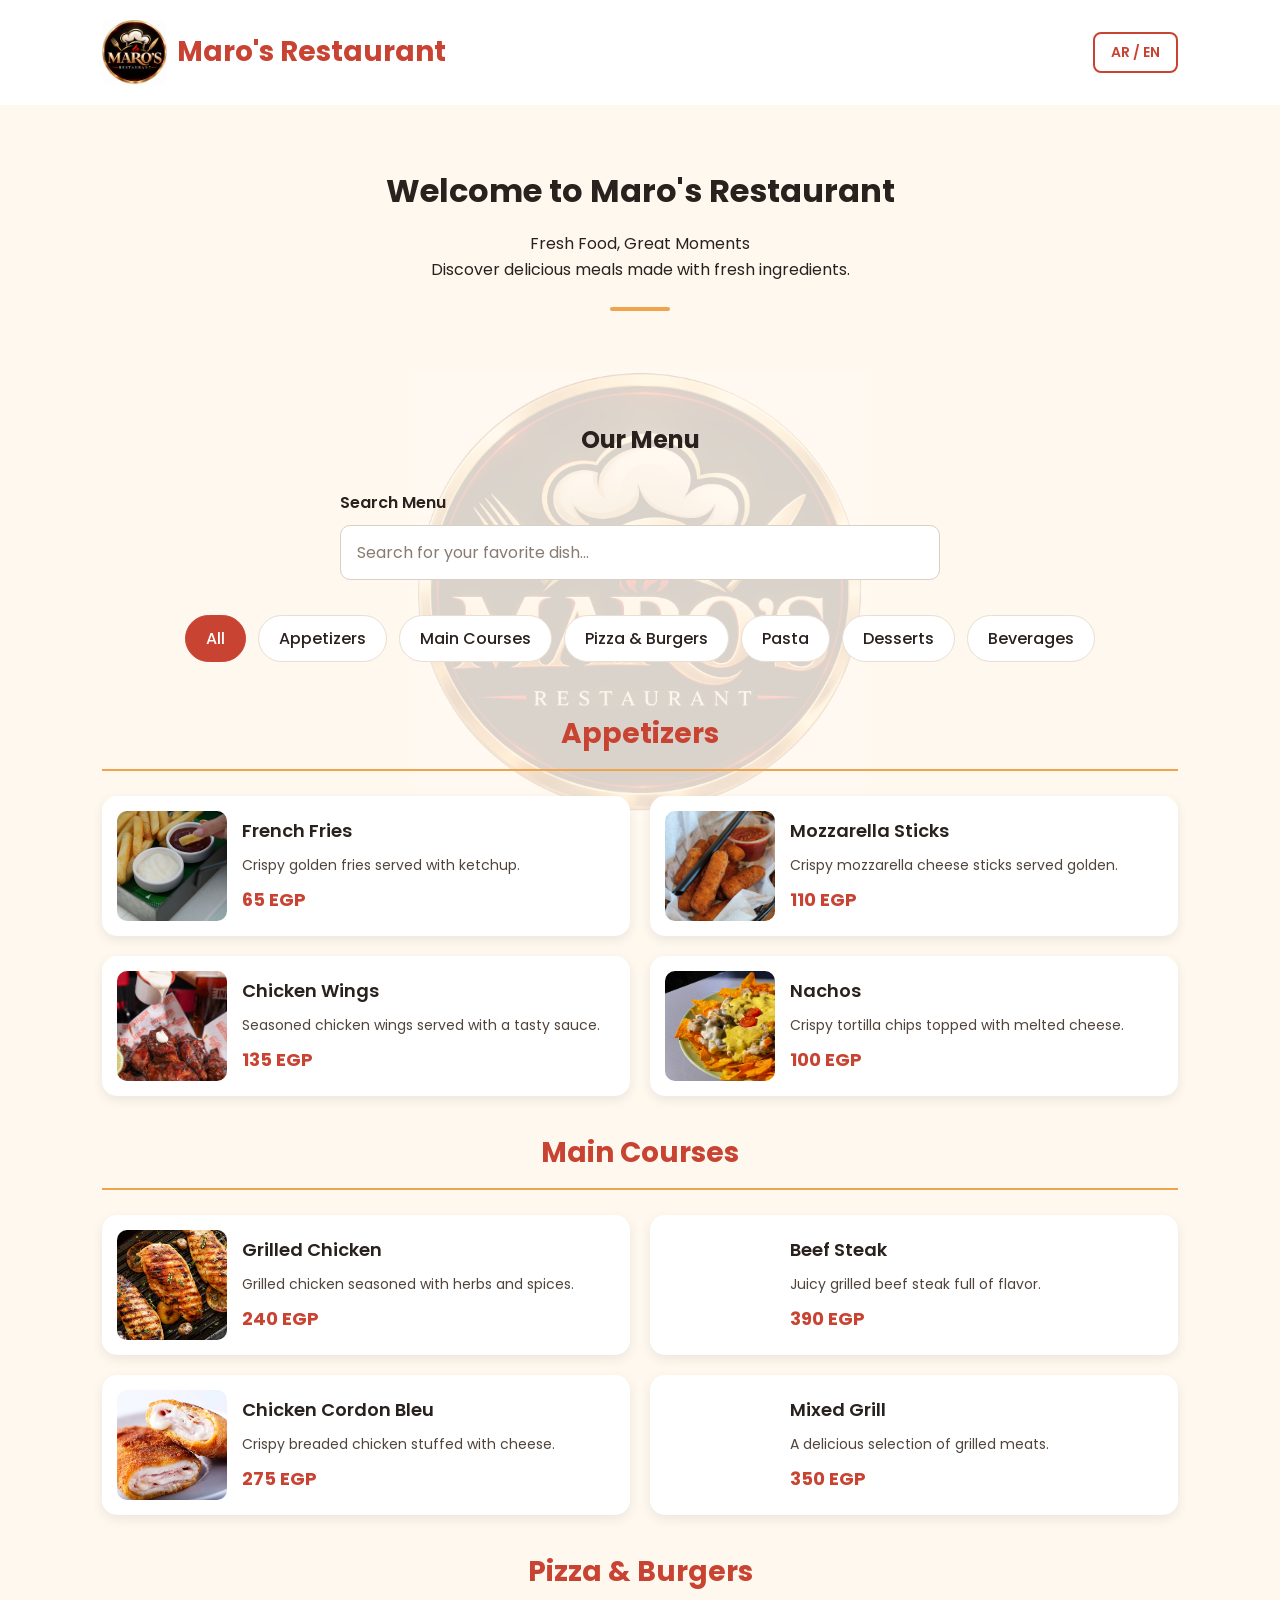
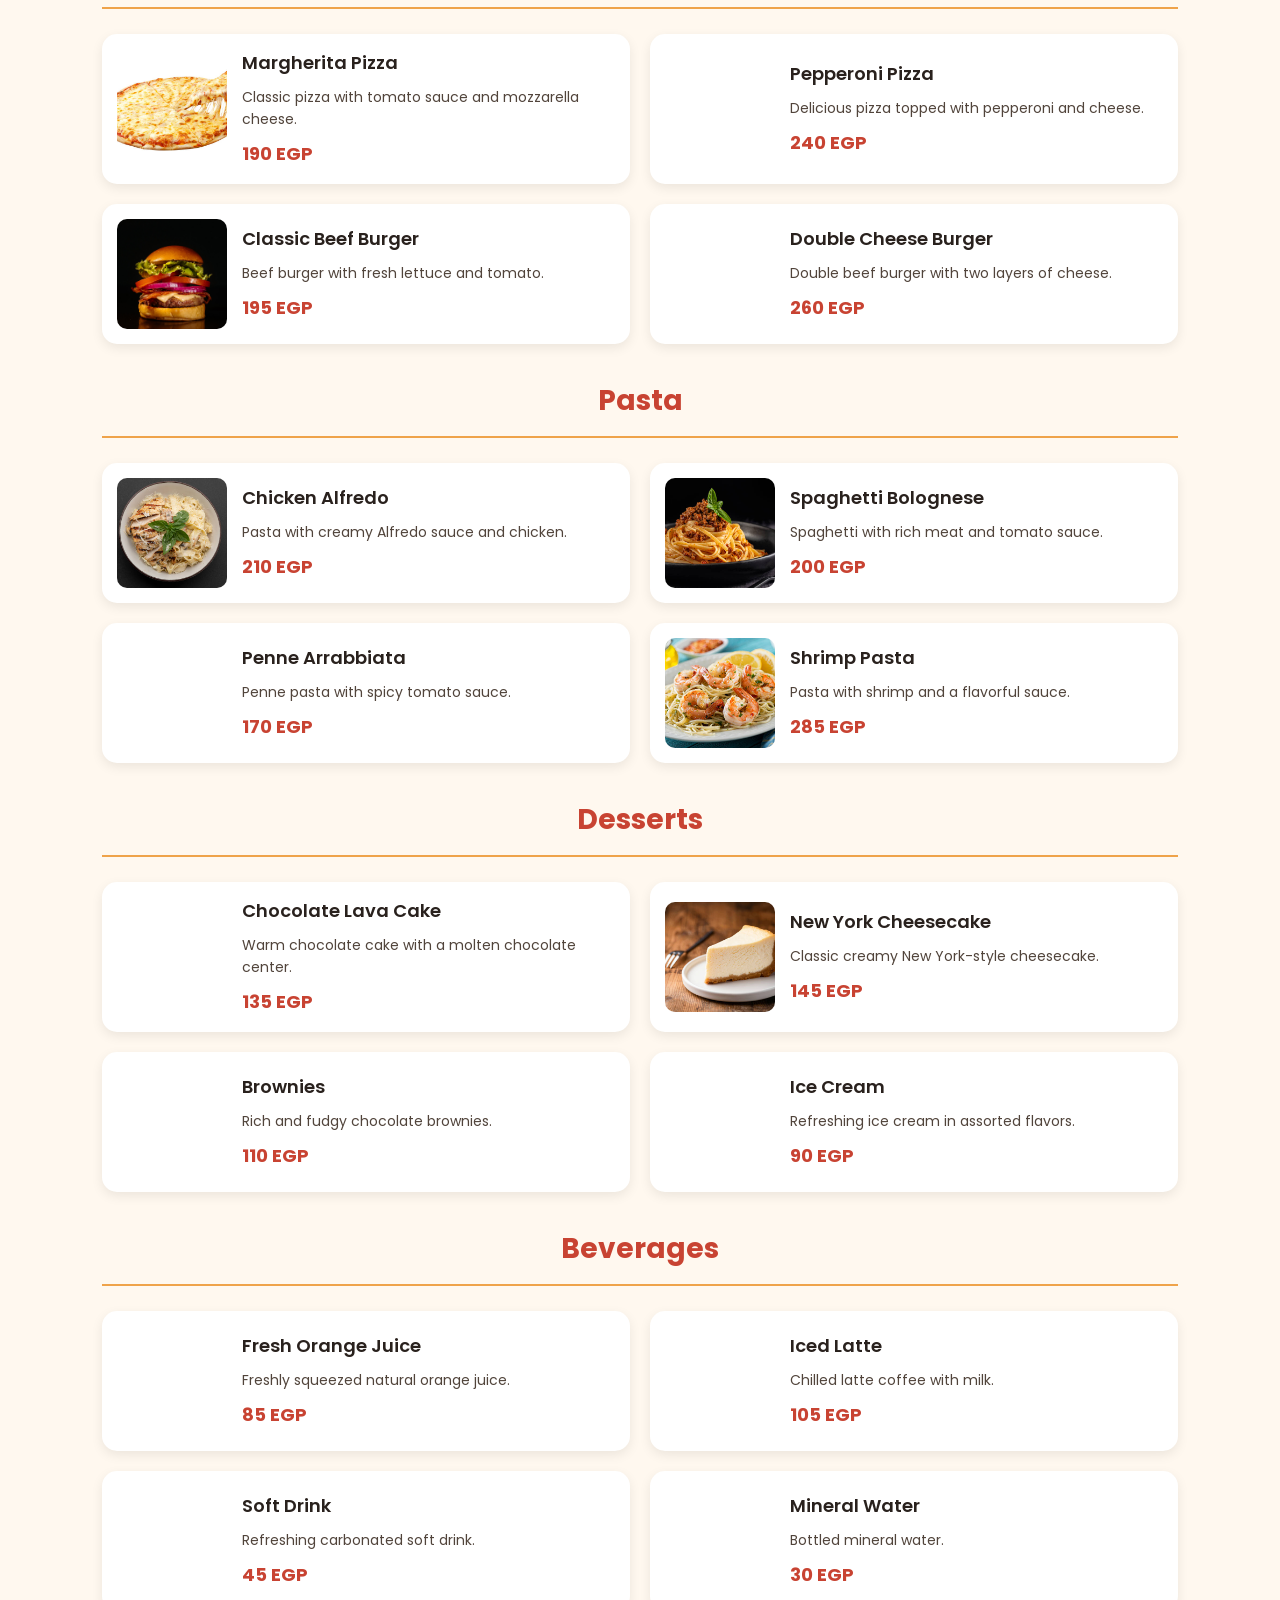
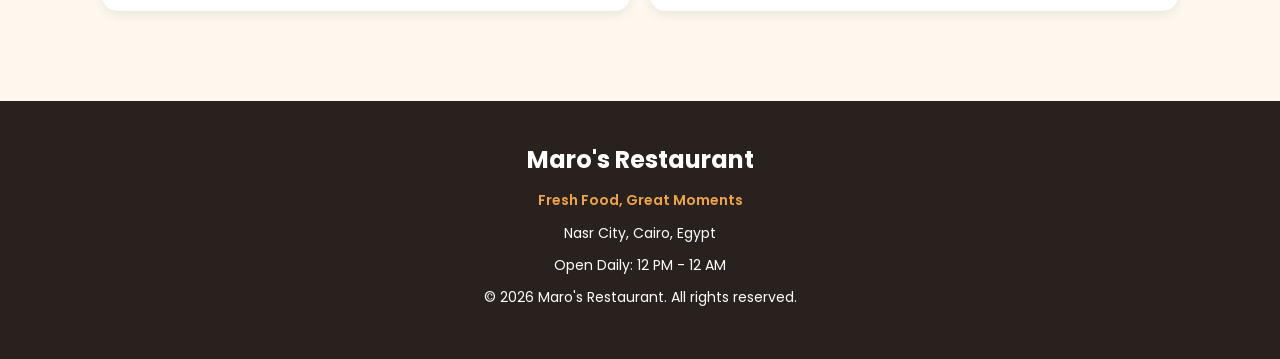
<file: index.html>
<!DOCTYPE html>
<html lang="en">
<head>
    <meta charset="UTF-8">
    <meta name="viewport" content="width=device-width, initial-scale=1.0">
    <title>Maro's Restaurant</title>
    <link rel="stylesheet" href="css/style.css">
</head>
<body>
<header>
    
<div class="logo">
    <img
        src="images/logo/maros-logo.png"
        alt="Maro's Restaurant Logo"
        class="restaurant-logo"
    >
    <h1>Maro's Restaurant</h1>
</div>


    <button type="button" id="language-toggle">
        AR / EN
    </button>
</header>
<main>
    <section id="hero">
    <h2 id="hero-title">Welcome to Maro's Restaurant</h2>
   <p id="hero-tagline">Fresh Food, Great Moments</p>
    <p id="hero-description">
        Discover delicious meals made with fresh ingredients.
    </p>
</section>   
<section id="menu">
    <h2 id="menu-title">Our Menu</h2>
    <div class="search-container">
    <label for="menu-search" id="search-label">Search Menu</label>

    <input
        type="search"
        id="menu-search"
        name="menu-search"
        placeholder="Search for your favorite dish..."
        autocomplete="off"
    >
</div>
    
<div class="categories" role="group" aria-label="Menu categories">
    <button type="button" class="category-btn active" data-category="all">All</button>
    <button type="button" class="category-btn" data-category="appetizers">Appetizers</button>
    <button type="button" class="category-btn" data-category="main-courses">Main Courses</button>
    <button type="button" class="category-btn" data-category="pizza-burgers">Pizza &amp; Burgers</button>
    <button type="button" class="category-btn" data-category="pasta">Pasta</button>
    <button type="button" class="category-btn" data-category="desserts">Desserts</button>
    <button type="button" class="category-btn" data-category="beverages">Beverages</button>
</div>

<div class="menu-items">

    <!-- APPETIZERS -->

    <article class="menu-card" data-category="appetizers"
        data-name-ar="بطاطس مقلية"
        data-description-ar="بطاطس ذهبية مقرمشة تقدم مع الكاتشب.">
        <img
    src="images/food/french-fries.jpg"
    alt="French Fries"
    loading="lazy"
    decoding="async"
>
        <div class="menu-card-info">
            <h3>French Fries</h3>
            <p>Crispy golden fries served with ketchup.</p>
            <span class="price">65 EGP</span>
        </div>
    </article>

    <article class="menu-card" data-category="appetizers"
            data-name-ar="أصابع موتزاريلا"
            data-description-ar="أصابع جبنة موتزاريلا مقرمشة.">
            <img src="images/food/mozzarella-sticks.jpg" 
            alt="Mozzarella Sticks"
            loading="lazy"
            decoding="async">
            <div class="menu-card-info">
            <h3>Mozzarella Sticks</h3>
            <p>Crispy mozzarella cheese sticks served golden.</p>
            <span class="price">110 EGP</span>
        </div>
    </article>

    <article class="menu-card" data-category="appetizers"
        data-name-ar="أجنحة دجاج"
        data-description-ar="أجنحة دجاج متبلة بصوص لذيذ.">
        <img src="images/food/chicken-wings.jpg" 
        alt="Chicken Wings"
        loading="lazy"
        decoding="async">
        <div class="menu-card-info">
            <h3>Chicken Wings</h3>
            <p>Seasoned chicken wings served with a tasty sauce.</p>
            <span class="price">135 EGP</span>
        </div>
    </article>

    <article class="menu-card" data-category="appetizers"
        data-name-ar="ناتشوز"
        data-description-ar="رقائق تورتيلا مقرمشة مع الجبنة.">
        <img src="images/food/nachos.jpg" 
        alt="Nachos"
        loading="lazy"
        decoding="async">
        <div class="menu-card-info">
            <h3>Nachos</h3>
            <p>Crispy tortilla chips topped with melted cheese.</p>
            <span class="price">100 EGP</span>
        </div>
    </article>


    <!-- MAIN COURSES -->

    <article class="menu-card" data-category="main-courses"
        data-name-ar="دجاج مشوي"
        data-description-ar="دجاج مشوي متبل بالأعشاب والتوابل.">
        <img src="images/food/grilled-chicken.jpg" 
        alt="Grilled Chicken"
        loading="lazy"
        decoding="async">
        <div class="menu-card-info">
            <h3>Grilled Chicken</h3>
            <p>Grilled chicken seasoned with herbs and spices.</p>
            <span class="price">240 EGP</span>
        </div>
    </article>

    <article class="menu-card" data-category="main-courses"
        data-name-ar="ستيك لحم"
        data-description-ar="قطعة لحم بقري مشوية غنية بالنكهة.">
        <img src="images/food/beef-steak.jpg"
         alt="Beef Steak"
         loading="lazy"
            decoding="async">
        <div class="menu-card-info">
            <h3>Beef Steak</h3>
            <p>Juicy grilled beef steak full of flavor.</p>
            <span class="price">390 EGP</span>
        </div>
    </article>

    <article class="menu-card" data-category="main-courses"
        data-name-ar="دجاج كوردون بلو"
        data-description-ar="دجاج محشو بالجبنة ومغطى بطبقة مقرمشة.">
        <img src="images/food/chicken-cordon-bleu.jpg" 
        alt="Chicken Cordon Bleu"
        loading="lazy"
        decoding="async">
        <div class="menu-card-info">
            <h3>Chicken Cordon Bleu</h3>
            <p>Crispy breaded chicken stuffed with cheese.</p>
            <span class="price">275 EGP</span>
        </div>
    </article>

    <article class="menu-card" data-category="main-courses"
        data-name-ar="مشويات مشكلة"
        data-description-ar="تشكيلة من اللحوم المشوية.">
        <img src="images/food/mixed-grill.jpg" 
        alt="Mixed Grill"
        loading="lazy"
        decoding="async">
        <div class="menu-card-info">
            <h3>Mixed Grill</h3>
            <p>A delicious selection of grilled meats.</p>
            <span class="price">350 EGP</span>
        </div>
    </article>


    <!-- PIZZA & BURGERS -->

    <article class="menu-card" data-category="pizza-burgers"
        data-name-ar="بيتزا مارجريتا"
        data-description-ar="بيتزا بصلصة الطماطم وجبنة الموتزاريلا.">
        <img src="images/food/margherita-pizza.jpg" 
        alt="Margherita Pizza"
        loading="lazy"
        decoding="async">
        <div class="menu-card-info">
            <h3>Margherita Pizza</h3>
            <p>Classic pizza with tomato sauce and mozzarella cheese.</p>
            <span class="price">190 EGP</span>
        </div>
    </article>

    <article class="menu-card" data-category="pizza-burgers"
        data-name-ar="بيتزا بيبروني"
        data-description-ar="بيتزا بالبيبروني والجبنة.">
        <img src="images/food/pepperoni-pizza.jpg"
         alt="Pepperoni Pizza"
         loading="lazy"
         decoding="async">
        <div class="menu-card-info">
            <h3>Pepperoni Pizza</h3>
            <p>Delicious pizza topped with pepperoni and cheese.</p>
            <span class="price">240 EGP</span>
        </div>
    </article>

    <article class="menu-card" data-category="pizza-burgers"
        data-name-ar="برجر لحم كلاسيك"
        data-description-ar="برجر لحم بقري مع الخس والطماطم.">
        <img src="images/food/classic-beef-burger.jpg" 
        alt="Classic Beef Burger"
        loading="lazy"
        decoding="async">
        <div class="menu-card-info">
            <h3>Classic Beef Burger</h3>
            <p>Beef burger with fresh lettuce and tomato.</p>
            <span class="price">195 EGP</span>
        </div>
    </article>

    <article class="menu-card" data-category="pizza-burgers"
        data-name-ar="دبل تشيز برجر"
        data-description-ar="برجر مزدوج مع طبقتين من الجبنة.">
        <img src="images/food/double-cheese-burger.jpg" 
        alt="Double Cheese Burger"
        loading="lazy"
        decoding="async">
        <div class="menu-card-info">
            <h3>Double Cheese Burger</h3>
            <p>Double beef burger with two layers of cheese.</p>
            <span class="price">260 EGP</span>
        </div>
    </article>


    <!-- PASTA -->

    <article class="menu-card" data-category="pasta"
        data-name-ar="باستا ألفريدو بالدجاج"
        data-description-ar="مكرونة بصوص ألفريدو الكريمي والدجاج.">
        <img src="images/food/chicken-alfredo.jpg"
         alt="Chicken Alfredo"
         loading="lazy"
         decoding="async">
        <div class="menu-card-info">
            <h3>Chicken Alfredo</h3>
            <p>Pasta with creamy Alfredo sauce and chicken.</p>
            <span class="price">210 EGP</span>
        </div>
    </article>

    <article class="menu-card" data-category="pasta"
        data-name-ar="سباجيتي بولونيز"
        data-description-ar="سباجيتي بصوص اللحم والطماطم.">
        <img src="images/food/spaghetti-bolognese.jpg"
         alt="Spaghetti Bolognese"
         loading="lazy"
         decoding="async">
        <div class="menu-card-info">
            <h3>Spaghetti Bolognese</h3>
            <p>Spaghetti with rich meat and tomato sauce.</p>
            <span class="price">200 EGP</span>
        </div>
    </article>

    <article class="menu-card" data-category="pasta"
        data-name-ar="بيني أرابياتا"
        data-description-ar="مكرونة بيني بصوص طماطم حار.">
        <img src="images/food/penne-arrabbiata.jpg"
         alt="Penne Arrabbiata"
         loading="lazy"
         decoding="async">
        <div class="menu-card-info">
            <h3>Penne Arrabbiata</h3>
            <p>Penne pasta with spicy tomato sauce.</p>
            <span class="price">170 EGP</span>
        </div>
    </article>

    <article class="menu-card" data-category="pasta"
        data-name-ar="باستا الجمبري"
        data-description-ar="مكرونة بالجمبري وصوص غني بالنكهة.">
        <img src="images/food/shrimp-pasta.jpg"
         alt="Shrimp Pasta"
         loading="lazy"
         decoding="async">
        <div class="menu-card-info">
            <h3>Shrimp Pasta</h3>
            <p>Pasta with shrimp and a flavorful sauce.</p>
            <span class="price">285 EGP</span>
        </div>
    </article>


    <!-- DESSERTS -->

    <article class="menu-card" data-category="desserts"
        data-name-ar="مولتن كيك بالشوكولاتة"
        data-description-ar="كيك شوكولاتة بقلب سائل دافئ.">
        <img src="images/food/chocolate-lava-cake.jpg"
         alt="Chocolate Lava Cake"
         loading="lazy"
         decoding="async">
        <div class="menu-card-info">
            <h3>Chocolate Lava Cake</h3>
            <p>Warm chocolate cake with a molten chocolate center.</p>
            <span class="price">135 EGP</span>
        </div>
    </article>

    <article class="menu-card" data-category="desserts"
        data-name-ar="تشيز كيك نيويورك"
        data-description-ar="تشيز كيك كريمي بالطريقة الكلاسيكية.">
        <img src="images/food/new-york-cheesecake.jpg"
         alt="New York Cheesecake"
         loading="lazy"
         decoding="async">
        <div class="menu-card-info">
            <h3>New York Cheesecake</h3>
            <p>Classic creamy New York-style cheesecake.</p>
            <span class="price">145 EGP</span>
        </div>
    </article>

    <article class="menu-card" data-category="desserts"
        data-name-ar="براونيز"
        data-description-ar="قطع براونيز غنية بالشوكولاتة.">
        <img src="images/food/brownies.jpg"
         alt="Brownies"
         loading="lazy"
         decoding="async">
        <div class="menu-card-info">
            <h3>Brownies</h3>
            <p>Rich and fudgy chocolate brownies.</p>
            <span class="price">110 EGP</span>
        </div>
    </article>

    <article class="menu-card" data-category="desserts"
        data-name-ar="آيس كريم"
        data-description-ar="آيس كريم منعش بنكهات متنوعة.">
        <img src="images/food/ice-cream.jpg"
         alt="Ice Cream"
         loading="lazy"
         decoding="async">
        <div class="menu-card-info">
            <h3>Ice Cream</h3>
            <p>Refreshing ice cream in assorted flavors.</p>
            <span class="price">90 EGP</span>
        </div>
    </article>


    <!-- BEVERAGES -->

    <article class="menu-card" data-category="beverages"
        data-name-ar="عصير برتقال فريش"
        data-description-ar="عصير برتقال طبيعي طازج.">
        <img src="images/food/fresh-orange-juice.jpg" 
        alt="Fresh Orange Juice"
        loading="lazy"
        decoding="async">
        <div class="menu-card-info">
            <h3>Fresh Orange Juice</h3>
            <p>Freshly squeezed natural orange juice.</p>
            <span class="price">85 EGP</span>
        </div>
    </article>

    <article class="menu-card" data-category="beverages"
        data-name-ar="آيس لاتيه"
        data-description-ar="قهوة لاتيه باردة مع الحليب.">
        <img src="images/food/iced-latte.jpg"
         alt="Iced Latte"
         loading="lazy"
         decoding="async">
        <div class="menu-card-info">
            <h3>Iced Latte</h3>
            <p>Chilled latte coffee with milk.</p>
            <span class="price">105 EGP</span>
        </div>
    </article>

    <article class="menu-card" data-category="beverages"
        data-name-ar="مشروب غازي"
        data-description-ar="مشروب غازي منعش.">
        <img src="images/food/soft-drink.jpg"
         alt="Soft Drink"
         loading="lazy"
         decoding="async">
        <div class="menu-card-info">
            <h3>Soft Drink</h3>
            <p>Refreshing carbonated soft drink.</p>
            <span class="price">45 EGP</span>
        </div>
    </article>

    <article class="menu-card" data-category="beverages"
        data-name-ar="مياه معدنية"
        data-description-ar="زجاجة مياه معدنية.">
        <img src="images/food/mineral-water.jpg"
         alt="Mineral Water"
         loading="lazy"
         decoding="async">
        <div class="menu-card-info">
            <h3>Mineral Water</h3>
            <p>Bottled mineral water.</p>
            <span class="price">30 EGP</span>
        </div>
    </article>

</div>

</article>
</div>
</section>
</main>
<footer id="footer">
    <div class="footer-content">
        <h2>Maro's Restaurant</h2>
        <p id="footer-tagline">Fresh Food, Great Moments</p>
            <p id="footer-location">Nasr City, Cairo, Egypt</p>
            <p id="footer-hours">Open Daily: 12 PM - 12 AM</p>
            <p id="footer-copyright">© 2026 Maro's Restaurant.
             All rights reserved.</p>
    </div>
</footer>
<a href="#" id="back-to-top" aria-label="Back to top">
    ↑
</a>
<script src="js/script.js"></script>
</body>
</html>
</file>
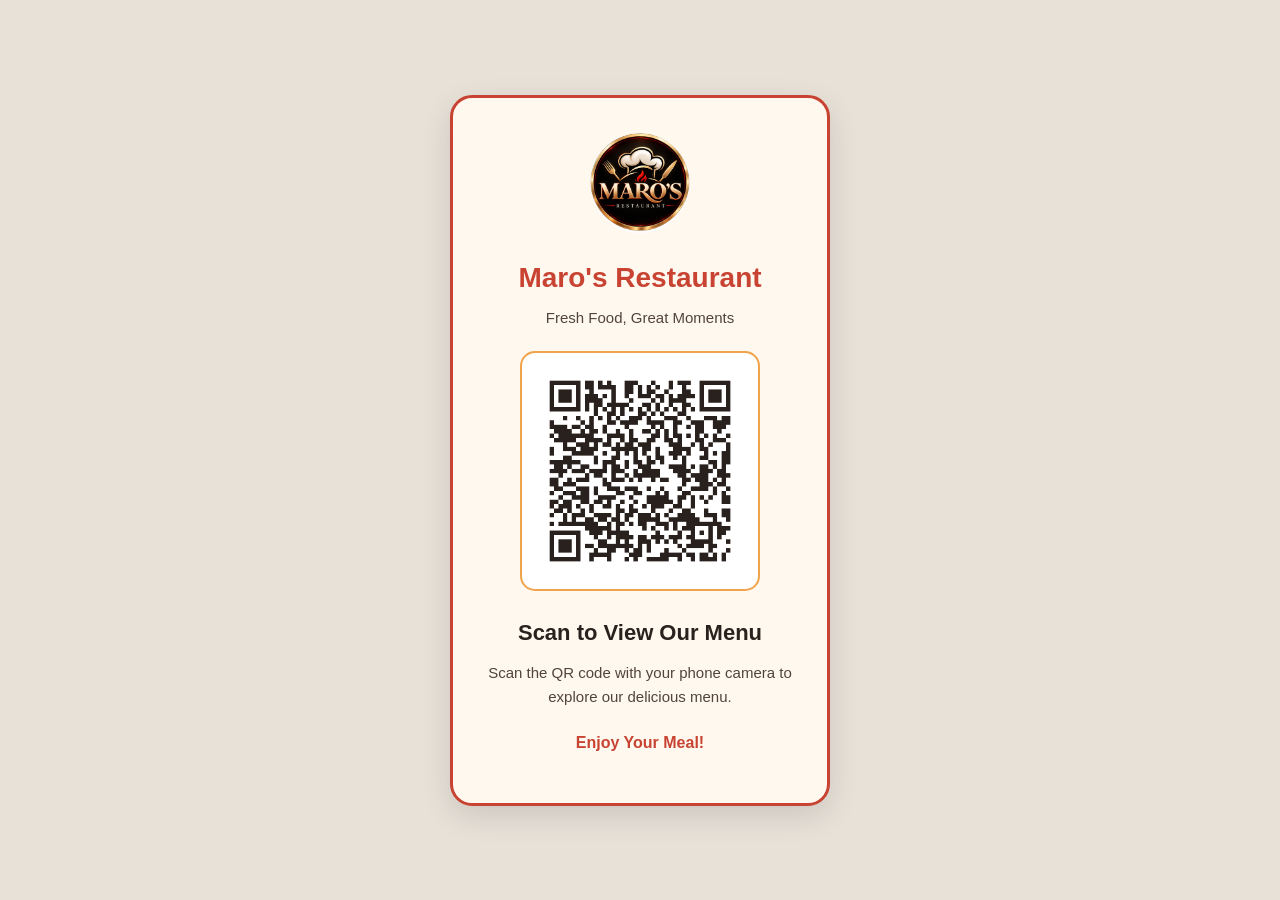
<file: qr-card.html>
<!DOCTYPE html>
<html lang="en">
<head>
    <meta charset="UTF-8">
    <meta name="viewport" content="width=device-width, initial-scale=1.0">
    <title>Maro's Restaurant - QR Menu Card</title>

    <style>
        * {
            box-sizing: border-box;
        }

        body {
            margin: 0;
            min-height: 100vh;
            display: flex;
            justify-content: center;
            align-items: center;
            background-color: #e8e1d8;
            font-family: Arial, sans-serif;
        }

        .qr-card {
            width: 380px;
            max-width: 95%;
            padding: 35px 25px;
            background-color: #FFF8EF;
            border: 3px solid #C84332;
            border-radius: 22px;
            text-align: center;
            box-shadow: 0 10px 30px rgba(0, 0, 0, 0.12);
        }

        .restaurant-logo {
            width: 100px;
            height: 100px;
            object-fit: cover;
            border-radius: 50%;
            margin-bottom: 15px;
        }

        h1 {
            color: #C84332;
            font-size: 28px;
            margin: 10px 0;
        }

        .subtitle {
            color: #51443B;
            font-size: 15px;
            margin-bottom: 25px;
        }

        .qr-image {
            width: 240px;
            height: 240px;
            max-width: 100%;
            object-fit: contain;
            background-color: white;
            padding: 10px;
            border-radius: 15px;
            border: 2px solid #EFA34A;
        }

        h2 {
            color: #29211D;
            font-size: 22px;
            margin: 25px 0 10px;
        }

        .description {
            color: #51443B;
            font-size: 15px;
            line-height: 1.6;
        }

        .tagline {
            color: #C84332;
            font-weight: bold;
            margin-top: 25px;
        }

        @media print {
            @page {
                size: A5 portrait;
                margin: 0;
            }

            body {
                min-height: 100vh;
                background: white;
            }

            .qr-card {
                box-shadow: none;
                border-radius: 12px;
            }
        }
    </style>
</head>

<body>

    <div class="qr-card">

        <img
            src="images/logo/maros-logo.png"
            alt="Maro's Restaurant Logo"
            class="restaurant-logo"
        >

        <h1>Maro's Restaurant</h1>

        <p class="subtitle">
            Fresh Food, Great Moments
        </p>

        <img
            src="maros-restaurant-qr.png"
            alt="Scan QR Code to View Menu"
            class="qr-image"
        >

        <h2>Scan to View Our Menu</h2>

        <p class="description">
            Scan the QR code with your phone camera
            to explore our delicious menu.
        </p>

        <p class="tagline">
            Enjoy Your Meal!
        </p>

    </div>

</body>
</html>
</file>
<file: css/style.css>
@import url('https://fonts.googleapis.com/css2?family=Cairo:wght@400;500;600;700&family=Poppins:wght@400;500;600;700&display=swap');

:root {
    --primary-color: #C84332;
    --secondary-color: #EFA34A;
    --background-color: #FFF8EF;
    --text-color: #29211D;
    --text-secondary: #51443B;
    --white-color: #FFFFFF;
}

* {
    margin: 0;
    padding: 0;
    box-sizing: border-box;
}

html {
    scroll-behavior: smooth;
}

body {
    font-family: 'Poppins', sans-serif;
    background-color: var(--background-color);
    color: var(--text-color);
    line-height: 1.6;
}

/* Header Styling */

header {
    background-color: var(--white-color);
    padding: 20px 5%;
    display: flex;
    justify-content: space-between;
    align-items: center;
    gap: 16px;
}

.logo {
    display: flex;
    align-items: center;
    gap: 10px;
}

.logo span {
    font-size: 28px;
}

.logo h1 {
    font-size: 28px;
    font-weight: 700;
    color: var(--primary-color);
}

#language-toggle {
    background-color: transparent;
    color: var(--primary-color);
    border: 2px solid var(--primary-color);
    padding: 8px 16px;
    border-radius: 8px;
    font-family: inherit;
    font-size: 14px;
    font-weight: 600;
    cursor: pointer;
    transition: background-color 0.3s ease, color 0.3s ease;
}

#language-toggle:hover {
    background-color: var(--primary-color);
    color: var(--white-color);
}

/* Hero Styling */

#hero {
    text-align: center;
    padding: 60px 20px;
    background-color: var(--background-color);
}

#hero h2 {
    font-size: 32px;
    font-weight: 700;
    color: var(--text-color);
    margin-bottom: 15px;
}

.tagline {
    font-size: 20px;
    font-weight: 600;
    color: var(--primary-color);
    margin-bottom: 15px;
}

.hero-description {
    font-size: 16px;
    color: var(--text-secondary);
    max-width: 600px;
    margin: 0 auto;
}

#hero::after {
    content: "";
    display: block;
    width: 60px;
    height: 4px;
    background-color: var(--secondary-color);
    margin: 25px auto 0;
    border-radius: 2px;
}

/* Search & Categories Styling */

#menu {
    padding: 40px 5%;
}

#menu h2 {
    font-size: 24px;
    font-weight: 700;
    text-align: center;
    margin-bottom: 30px;
    color: var(--text-color);
}

.search-container {
    max-width: 600px;
    margin: 0 auto 30px;
}

.search-container label {
    display: block;
    font-size: 16px;
    font-weight: 600;
    margin-bottom: 10px;
    color: var(--text-color);
}

#menu-search {
    width: 100%;
    padding: 14px 16px;
    border: 1px solid #D9CFC4;
    border-radius: 10px;
    background-color: var(--white-color);
    color: var(--text-color);
    font-family: inherit;
    font-size: 16px;
    outline: none;
    transition: border-color 0.3s ease;
}

#menu-search:focus {
    border-color: var(--primary-color);
}

#menu-search::placeholder {
    color: #887B71;
}

.categories {
    display: flex;
    gap: 12px;
    overflow-x: auto;
    flex-wrap: nowrap;
    padding: 5px 0 15px;
    margin-bottom: 25px;
}

.category-btn {
    flex-shrink: 0;
    padding: 10px 20px;
    border: 1px solid #E8DED4;
    border-radius: 25px;
    background-color: var(--white-color);
    color: var(--text-color);
    font-family: inherit;
    font-size: 16px;
    font-weight: 500;
    cursor: pointer;
    transition: background-color 0.3s ease, color 0.3s ease;
}

.category-btn:hover {
    background-color: var(--secondary-color);
    color: var(--text-color);
}

.category-btn.active {
    background-color: var(--primary-color);
    color: var(--white-color);
    border-color: var(--primary-color);
}

/* Menu Cards Styling */

.menu-items {
    display: grid;
    grid-template-columns: 1fr;
    gap: 20px;
}

.menu-card {
    display: flex;
    align-items: center;
    gap: 15px;
    background-color: var(--white-color);
    padding: 15px;
    border-radius: 15px;
    box-shadow: 0 4px 12px rgba(0, 0, 0, 0.08);
    transition: transform 0.3s ease, box-shadow 0.3s ease;
}

.menu-card:hover {
    transform: translateY(-3px);
    box-shadow: 0 6px 18px rgba(0, 0, 0, 0.12);
}

.menu-card img {
    width: 110px;
    height: 110px;
    object-fit: cover;
    border-radius: 10px;
    flex-shrink: 0;
}

.menu-card-info {
    flex: 1;
    min-width: 0;
}

.menu-card-info h3 {
    font-size: 18px;
    font-weight: 600;
    color: var(--text-color);
    margin-bottom: 8px;
}

.menu-card-info p {
    font-size: 14px;
    color: var(--text-secondary);
    margin-bottom: 10px;
}

.price {
    display: inline-block;
    font-size: 18px;
    font-weight: 700;
    color: var(--primary-color);
}

@media (min-width: 768px) {
    .menu-items {
        grid-template-columns: repeat(2, minmax(0, 1fr));
    }
}

/* Footer Styling */

#footer {
    background-color: var(--text-color);
    color: var(--white-color);
    padding: 40px 20px;
    text-align: center;
    margin-top: 40px;
}

.footer-content {
    max-width: 800px;
    margin: 0 auto;
}

.footer-content h2 {
    font-size: 24px;
    font-weight: 700;
    margin-bottom: 10px;
}

.footer-content p {
    font-size: 14px;
    margin-bottom: 10px;
}

.footer-content p:nth-of-type(1) {
    color: var(--secondary-color);
    font-weight: 600;
}

.copyright {
    font-size: 13px;
    color: #D9CFC4;
    border-top: 1px solid var(--text-secondary);
    padding-top: 20px;
    margin-top: 25px;
}

/* Back to Top Styling */

#back-to-top {
    position: fixed;
    bottom: 25px;
    right: 25px;
    width: 45px;
    height: 45px;
    display: flex;
    justify-content: center;
    align-items: center;
    background-color: var(--primary-color);
    color: var(--white-color);
    text-decoration: none;
    font-size: 24px;
    font-weight: 700;
    border-radius: 12px;
    box-shadow: 0 4px 12px rgba(0, 0, 0, 0.15);
    z-index: 100;
    transition: background-color 0.3s ease, transform 0.3s ease;
}

#back-to-top:hover {
    background-color: var(--secondary-color);
    transform: translateY(-3px);
}

/* Responsive Design */

/* Small Mobile Screens */

@media (max-width: 480px) {
    header {
        padding: 15px 4%;
        gap: 10px;
    }

    .logo {
        gap: 6px;
        min-width: 0;
    }

    .logo span {
        font-size: 24px;
    }

    .logo h1 {
        font-size: 18px;
        line-height: 1.3;
    }

    #language-toggle {
        padding: 8px 10px;
        font-size: 12px;
        flex-shrink: 0;
    }

    #hero {
        padding: 40px 15px;
    }

    #hero h2 {
        font-size: 24px;
    }

    .tagline {
        font-size: 18px;
    }

    .hero-description {
        font-size: 14px;
    }

    #menu {
        padding: 30px 4%;
    }

    .category-btn {
        font-size: 14px;
        padding: 9px 15px;
    }

    .menu-card {
        padding: 10px;
        gap: 10px;
    }

    .menu-card img {
        width: 90px;
        height: 90px;
    }

    .menu-card-info h3 {
        font-size: 16px;
    }

    .menu-card-info p {
        font-size: 13px;
    }

    .price {
        font-size: 16px;
    }

    #back-to-top {
        bottom: 15px;
        right: 15px;
    }
}

/* Tablet Screens */

@media (min-width: 768px) and (max-width: 1023px) {
    .menu-card {
        padding: 12px;
        gap: 10px;
    }

    .menu-card img {
        width: 90px;
        height: 90px;
    }

    .menu-card-info h3 {
        font-size: 16px;
    }
}

/* Desktop Screens */

@media (min-width: 1024px) {
    header {
        padding: 20px 8%;
    }

    #menu {
        padding: 50px 8%;
    }

    .categories {
        justify-content: center;
    }

    .menu-items {
        gap: 25px;
    }
}
/* Back to Top Visibility */

#back-to-top {
    opacity: 0;
    visibility: hidden;
    pointer-events: none;
    transition: opacity 0.3s ease, visibility 0.3s ease;
}

#back-to-top.show {
    opacity: 1;
    visibility: visible;
    pointer-events: auto;
}

/* Back to Top Position Based on Language */

html[dir="ltr"] #back-to-top {
    right: 20px;
    left: auto;
}

html[dir="rtl"] #back-to-top {
    left: 20px;
    right: auto;
}

/* Restaurant Logo */

.logo {
    display: flex;
    align-items: center;
    gap: 10px;
}

.restaurant-logo {
    width: 65px;
    height: 65px;
    object-fit: contain;
    border-radius: 8px;
}

/* Menu Category Sections */

.menu-items {
    display: block;
}

.menu-section {
    margin-top: 35px;
    scroll-margin-top: 25px;
}

.section-title {
    text-align: center;
    color: #C84332;
    font-size: 28px;
    font-weight: 700;
    margin-bottom: 25px;
    padding-bottom: 12px;
    border-bottom: 2px solid #EFA34A;
}

.section-items {
    display: grid;
    grid-template-columns: 1fr;
    gap: 20px;
}

.section-items .menu-card {
    width: 100%;
    min-width: 0;
}

.menu-section[hidden] {
    display: none !important;
}

html {
    scroll-behavior: smooth;
}

/* Tablet and Desktop */

@media (min-width: 768px) {
    .section-items {
        grid-template-columns: repeat(2, minmax(0, 1fr));
    }
}

/* Mobile */

@media (max-width: 767px) {
    .section-title {
        font-size: 23px;
    }
}


/* Restaurant Logo Watermark - Fixed */

#menu {
    position: relative;
    isolation: isolate;
}

#menu::before {
    content: "";
    position: absolute;
    inset: 0;

    background-image: url("../images/logo/maros-logo.png");
    background-repeat: no-repeat;
    background-position: center 0px;
    background-size: min(70vw, 450px);

    opacity: 0.15;
    pointer-events: none;
    z-index: 0;
}

#menu > * {
    position: relative;
    z-index: 1;
}
</file>
